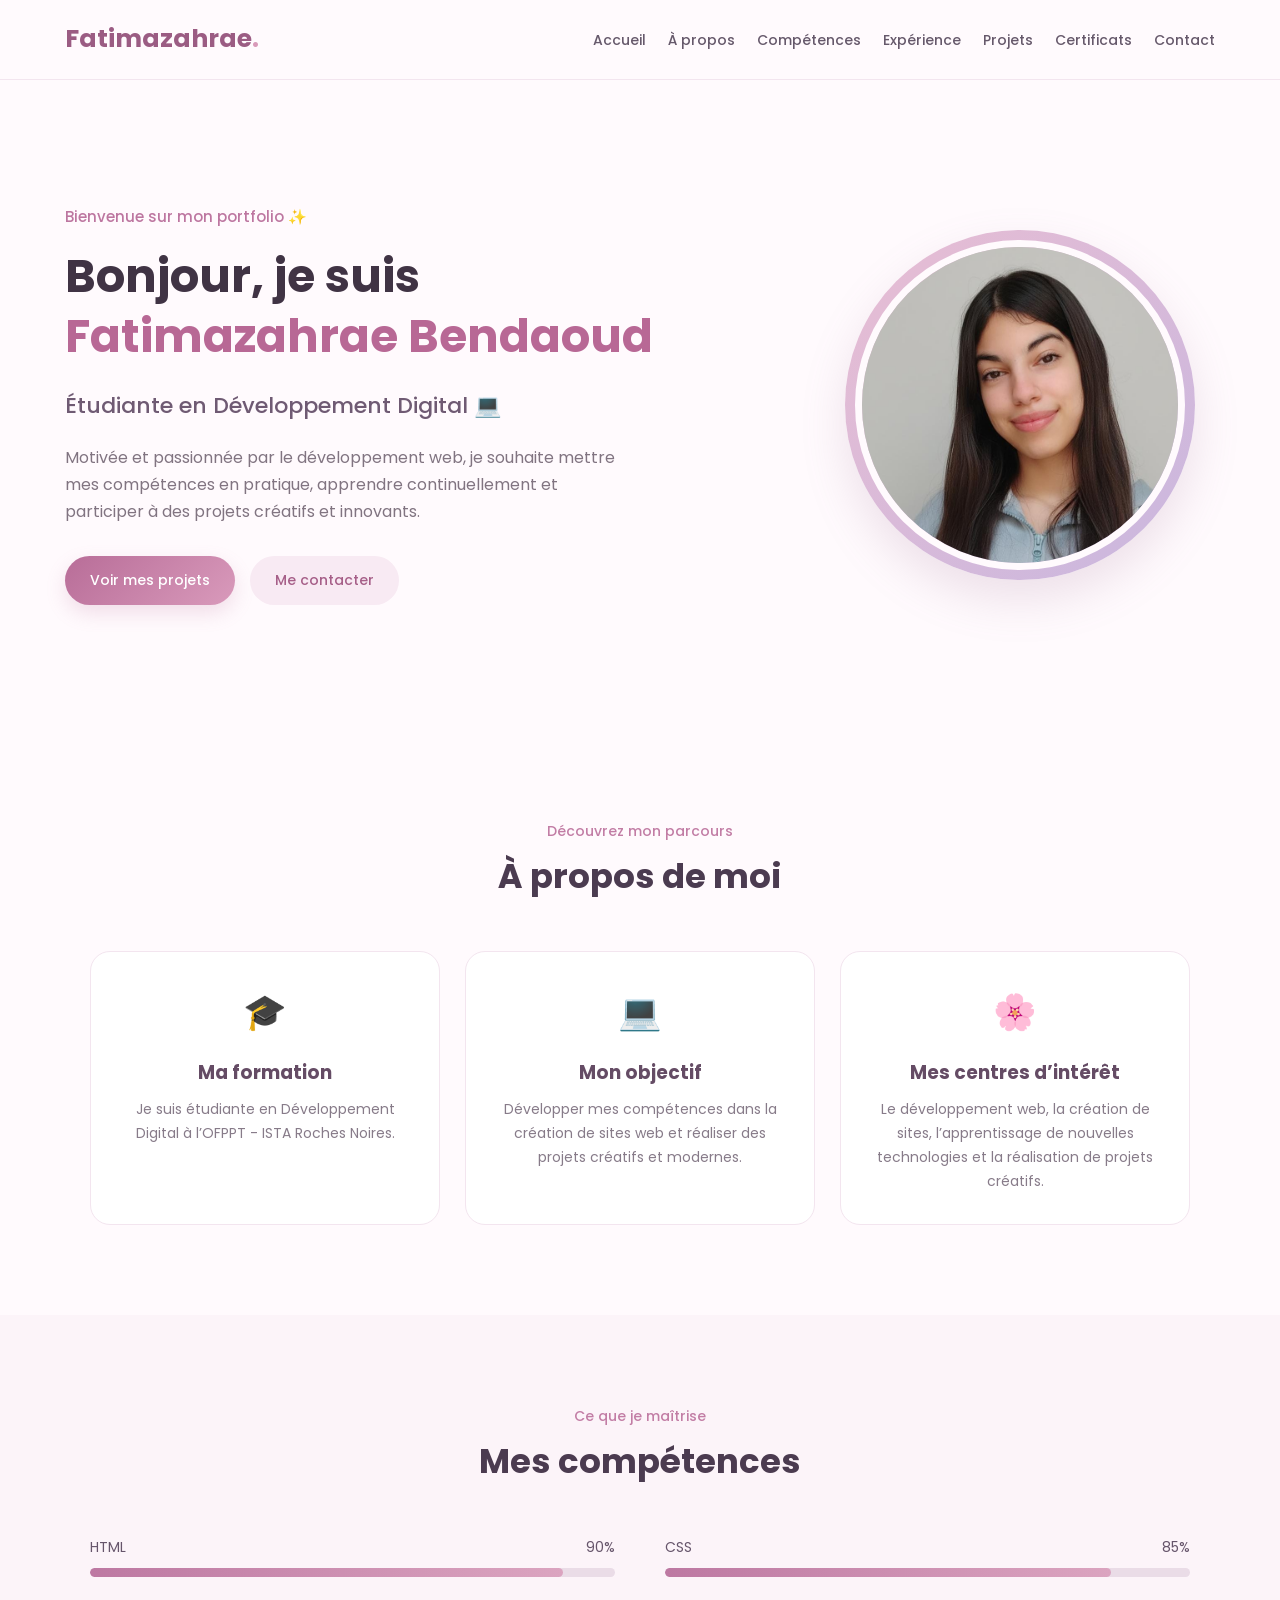
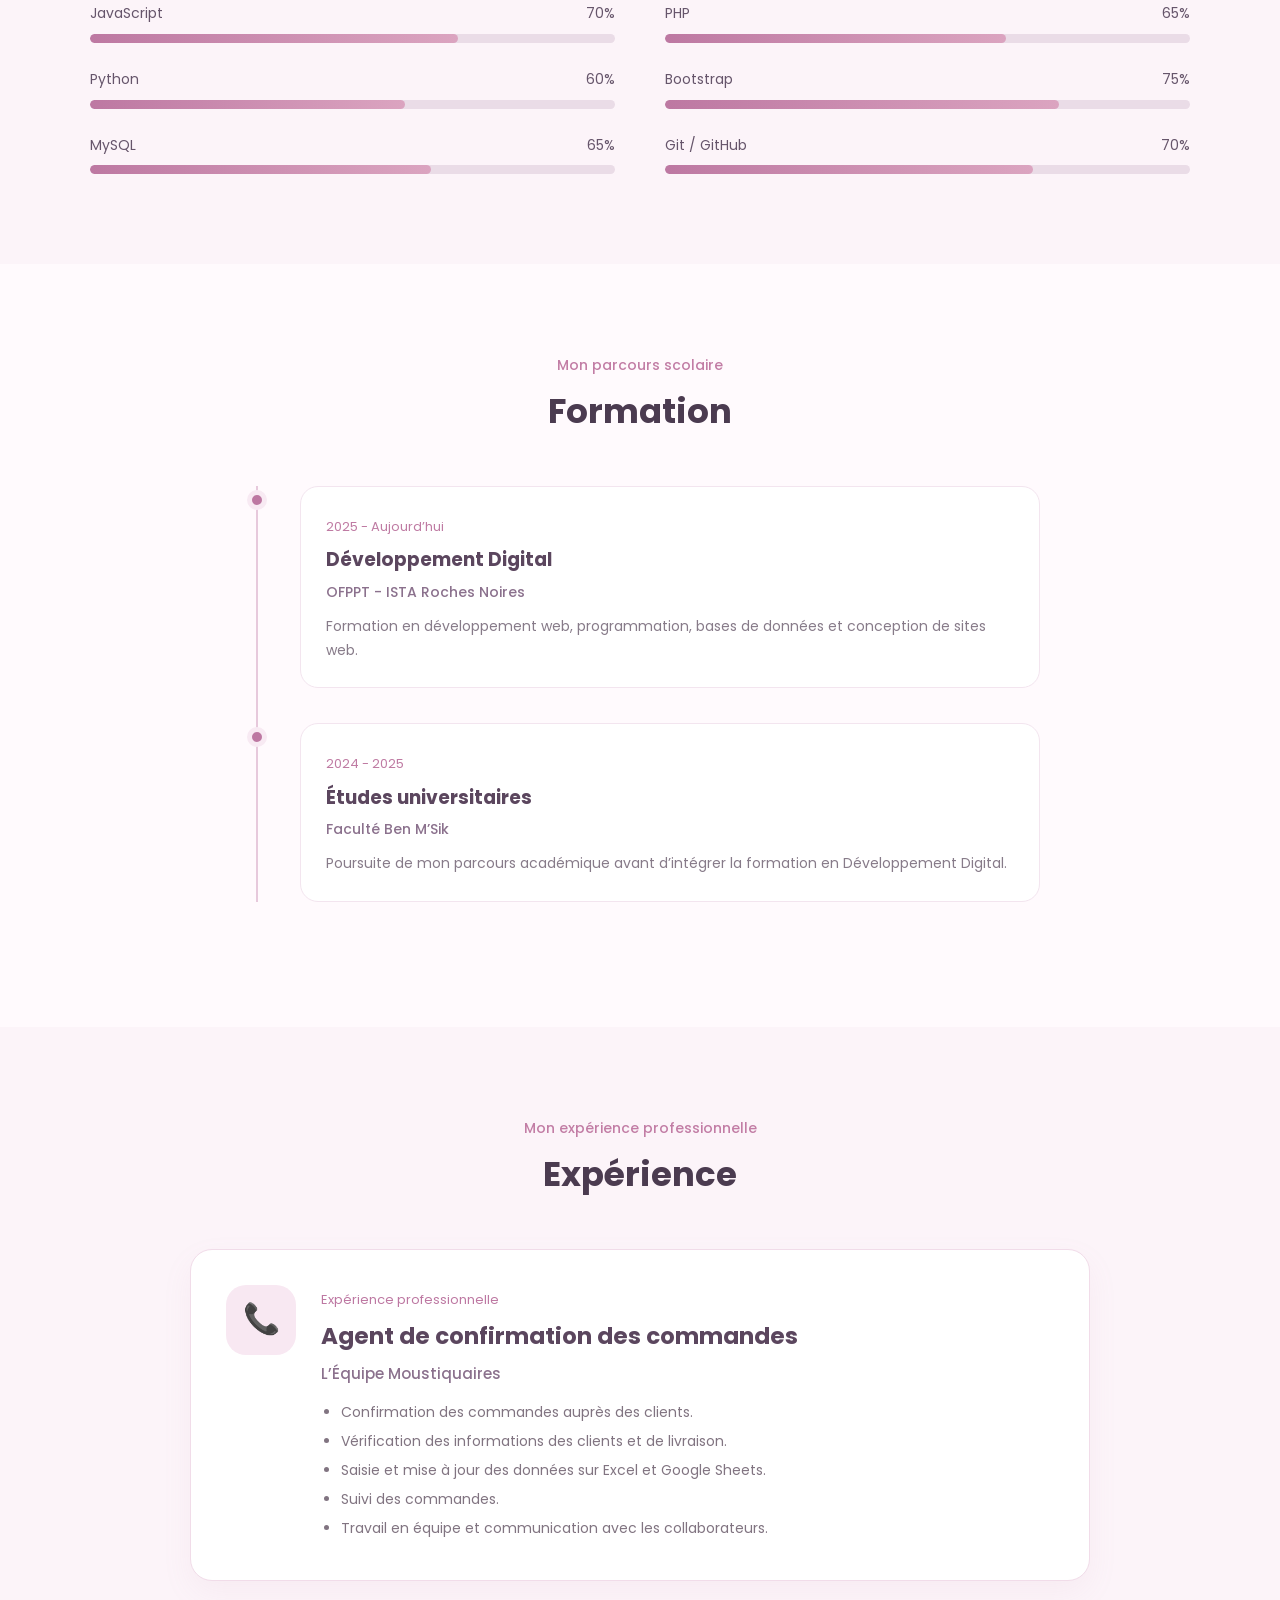
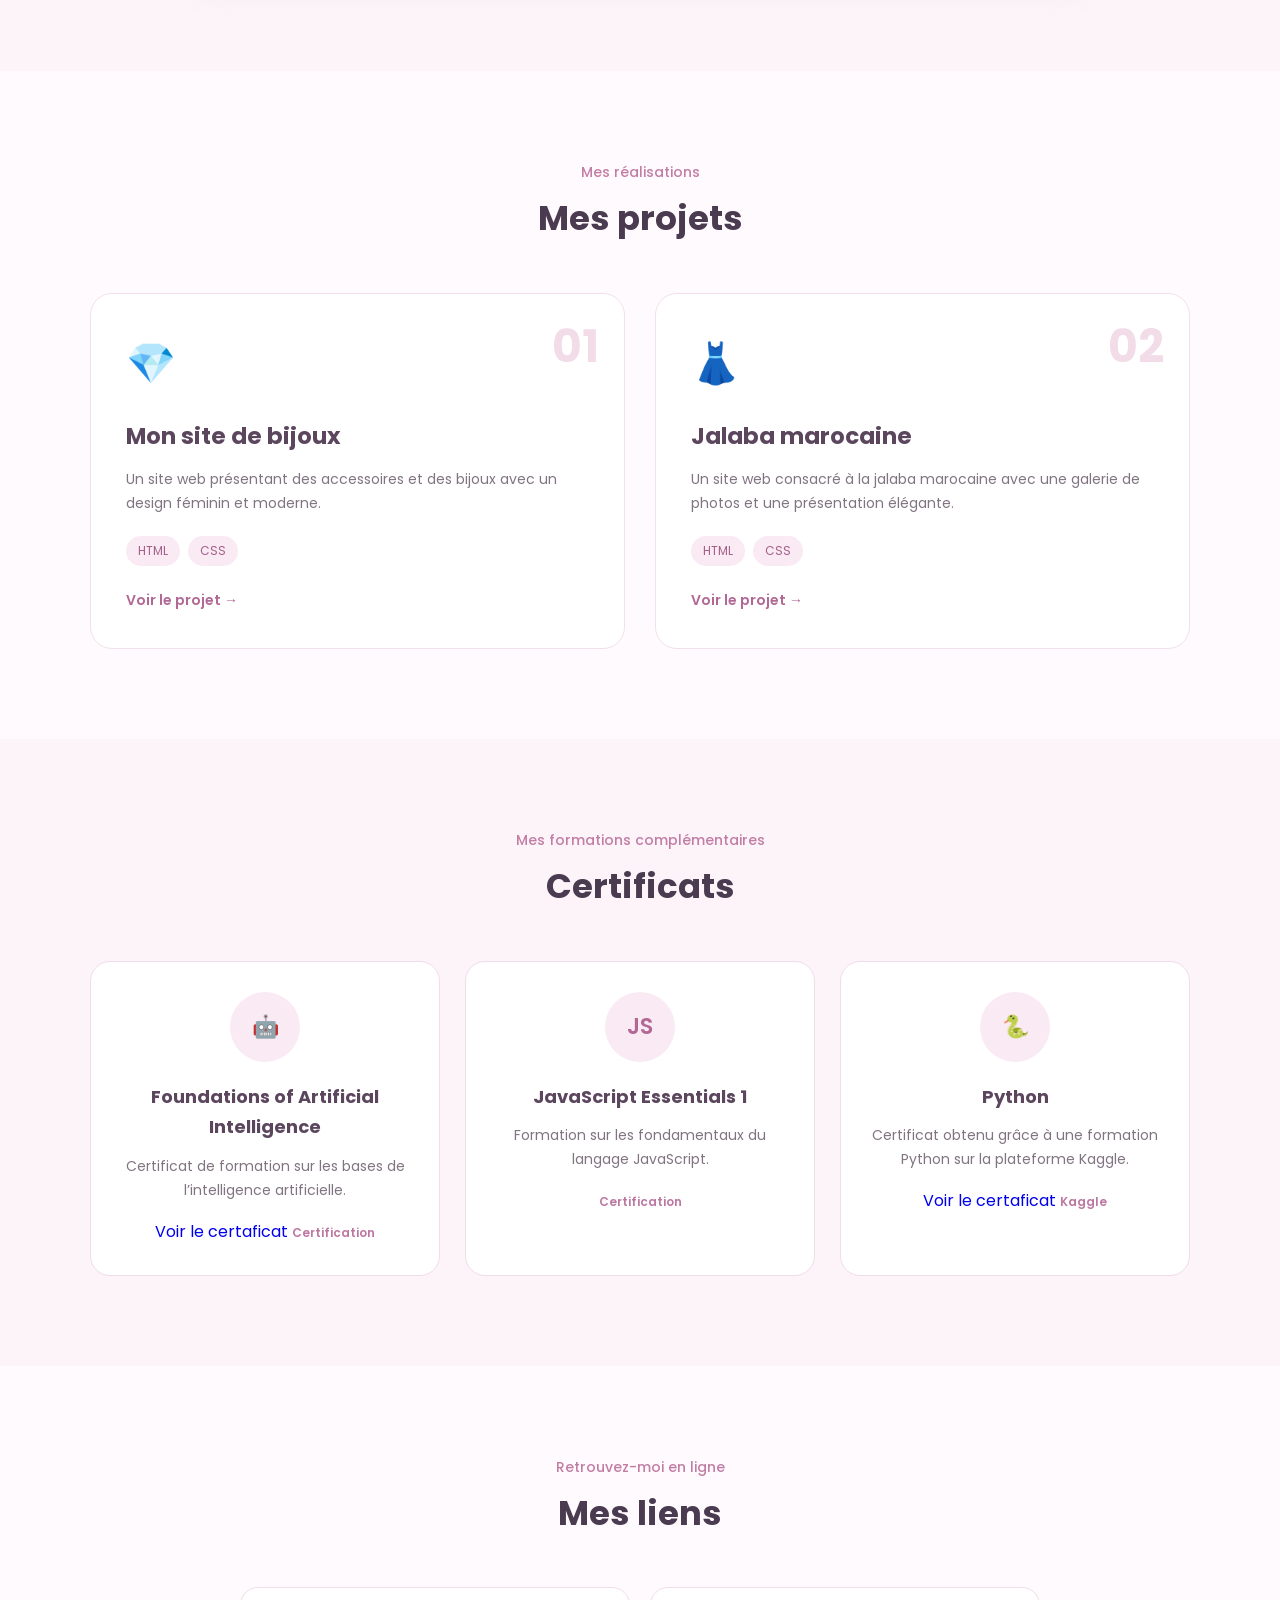
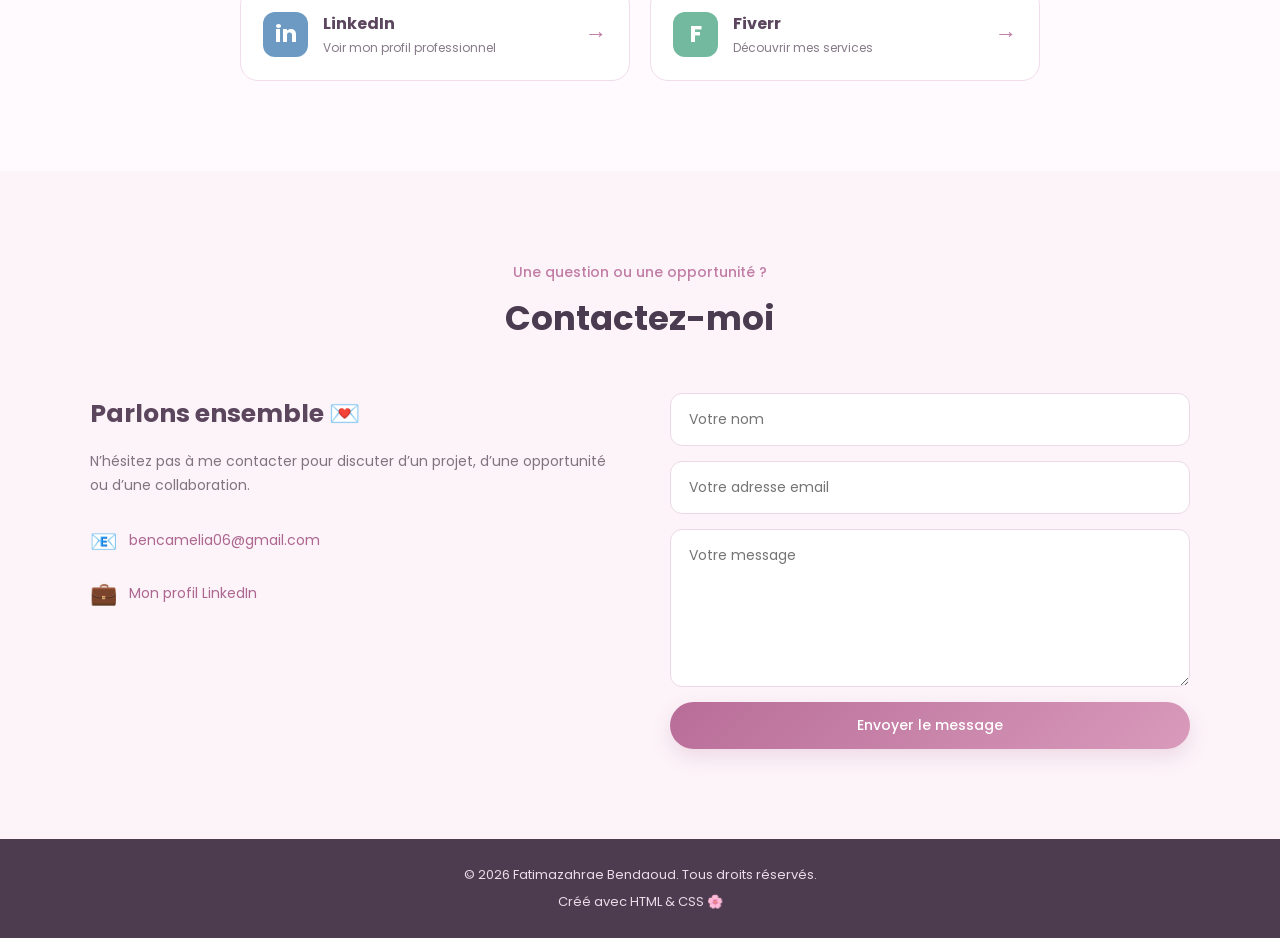
<file: index.html>
<!DOCTYPE html>
<html lang="fr">
<head>
    <meta charset="UTF-8">
    <meta name="viewport" content="width=device-width, initial-scale=1.0">

    <title>Fatimazahrae Bendaoud | Portfolio</title>

    <link rel="stylesheet" href="style.css">

    <link
        href="https://fonts.googleapis.com/css2?family=Poppins:wght@300;400;500;600;700&display=swap"
        rel="stylesheet"
    >
</head>

<body>

    <!-- NAVIGATION -->
    <header>
        <nav class="navbar">

            <div class="logo">
                Fatimazahrae<span>.</span>
            </div>

            <ul class="nav-links">
                <li><a href="#accueil">Accueil</a></li>
                <li><a href="#apropos">À propos</a></li>
                <li><a href="#competences">Compétences</a></li>
                <li><a href="#experience">Expérience</a></li>
                <li><a href="#projets">Projets</a></li>
                <li><a href="#certificats">Certificats</a></li>
                <li><a href="#contact">Contact</a></li>
            </ul>

        </nav>
    </header>


    <!-- ACCUEIL -->
    <section id="accueil" class="hero">

        <div class="hero-text">

            <p class="small-title">
                Bienvenue sur mon portfolio ✨
            </p>

            <h1>
                Bonjour, je suis
                <span>Fatimazahrae Bendaoud</span>
            </h1>

            <h2>
                Étudiante en Développement Digital 💻
            </h2>

            <p>
                Motivée et passionnée par le développement web,
    je souhaite mettre mes compétences en pratique,
    apprendre continuellement et participer à des projets
    créatifs et innovants.
            </p>

            <div class="hero-buttons">

                <a href="#projets" class="btn primary-btn">
                    Voir mes projets
                </a>

                <a href="#contact" class="btn secondary-btn">
                    Me contacter
                </a>

            </div>

        </div>


        <!-- PHOTO -->
        <div class="hero-image">

            <div class="image-circle">

                <img
                    src="WhatsApp Image 2026-09-06 at 14.12.38.jpeg"
                    alt="Photo de profil"
                >

            </div>

        </div>

    </section>



    <!-- À PROPOS -->
    <section id="apropos" class="section">

        <div class="section-title">

            <p>Découvrez mon parcours</p>

            <h2>À propos de moi</h2>

        </div>


        <div class="about-container">

            <div class="about-card">

                <div class="about-icon">
                    🎓
                </div>

                <h3>Ma formation</h3>

                <p>
                    Je suis étudiante en Développement Digital
                    à l’OFPPT - ISTA Roches Noires.
                </p>

            </div>


            <div class="about-card">

                <div class="about-icon">
                    💻
                </div>

                <h3>Mon objectif</h3>

                <p>
                    Développer mes compétences dans la création
                    de sites web et réaliser des projets créatifs
                    et modernes.
                </p>

            </div>


            <div class="about-card">

                <div class="about-icon">
                    🌸
                </div>

                <h3>Mes centres d’intérêt</h3>

                <p>
                Le développement web, la création de sites,
        l’apprentissage de nouvelles technologies
        et la réalisation de projets créatifs.
                </p>

            </div>

        </div>

    </section>



    <!-- COMPÉTENCES -->
    <section id="competences" class="section skills-section">

        <div class="section-title">

            <p>Ce que je maîtrise</p>

            <h2>Mes compétences</h2>

        </div>


        <div class="skills-container">


            <div class="skill">

                <div class="skill-info">
                    <span>HTML</span>
                    <span>90%</span>
                </div>

                <div class="progress-bar">
                    <div class="progress html"></div>
                </div>

            </div>


            <div class="skill">

                <div class="skill-info">
                    <span>CSS</span>
                    <span>85%</span>
                </div>

                <div class="progress-bar">
                    <div class="progress css"></div>
                </div>

            </div>


            <div class="skill">

                <div class="skill-info">
                    <span>JavaScript</span>
                    <span>70%</span>
                </div>

                <div class="progress-bar">
                    <div class="progress javascript"></div>
                </div>

            </div>


            <div class="skill">

                <div class="skill-info">
                    <span>PHP</span>
                    <span>65%</span>
                </div>

                <div class="progress-bar">
                    <div class="progress php"></div>
                </div>

            </div>


            <div class="skill">

                <div class="skill-info">
                    <span>Python</span>
                    <span>60%</span>
                </div>

                <div class="progress-bar">
                    <div class="progress python"></div>
                </div>

            </div>


            <div class="skill">

                <div class="skill-info">
                    <span>Bootstrap</span>
                    <span>75%</span>
                </div>

                <div class="progress-bar">
                    <div class="progress bootstrap"></div>
                </div>

            </div>


            <div class="skill">

                <div class="skill-info">
                    <span>MySQL</span>
                    <span>65%</span>
                </div>

                <div class="progress-bar">
                    <div class="progress mysql"></div>
                </div>

            </div>


            <div class="skill">

                <div class="skill-info">
                    <span>Git / GitHub</span>
                    <span>70%</span>
                </div>

                <div class="progress-bar">
                    <div class="progress github"></div>
                </div>

            </div>

        </div>

    </section>



    <!-- FORMATION -->
    <section class="section formation-section">

        <div class="section-title">

            <p>Mon parcours scolaire</p>

            <h2>Formation</h2>

        </div>


        <div class="timeline">


            <div class="timeline-item">

                <div class="timeline-dot"></div>

                <div class="timeline-content">

                    <span>2025 - Aujourd’hui</span>

                    <h3>
                        Développement Digital
                    </h3>

                    <h4>
                        OFPPT - ISTA Roches Noires
                    </h4>

                    <p>
                        Formation en développement web,
                        programmation, bases de données et
                        conception de sites web.
                    </p>

                </div>

            </div>


            <div class="timeline-item">

                <div class="timeline-dot"></div>

                <div class="timeline-content">

                    <span>2024 - 2025</span>

                    <h3>
                        Études universitaires
                    </h3>

                    <h4>
                        Faculté Ben M’Sik
                    </h4>

                    <p>
                        Poursuite de mon parcours académique
                        avant d’intégrer la formation en
                        Développement Digital.
                    </p>

                </div>

            </div>


        </div>

    </section>



    <!-- EXPÉRIENCE -->
    <section id="experience" class="section experience-section">

        <div class="section-title">

            <p>Mon expérience professionnelle</p>

            <h2>Expérience</h2>

        </div>


        <div class="experience-card">

            <div class="experience-icon">
                📞
            </div>


            <div class="experience-content">

                <span class="experience-date">
                    Expérience professionnelle
                </span>

                <h3>
                    Agent de confirmation des commandes
                </h3>

                <h4>
                    L’Équipe Moustiquaires
                </h4>


                <ul>

                    <li>
                        Confirmation des commandes auprès des clients.
                    </li>

                    <li>
                        Vérification des informations des clients
                        et de livraison.
                    </li>

                    <li>
                        Saisie et mise à jour des données sur
                        Excel et Google Sheets.
                    </li>

                    <li>
                        Suivi des commandes.
                    </li>

                    <li>
                        Travail en équipe et communication
                        avec les collaborateurs.
                    </li>

                </ul>

            </div>

        </div>

    </section>



    <!-- PROJETS -->
    <section id="projets" class="section">

        <div class="section-title">

            <p>Mes réalisations</p>

            <h2>Mes projets</h2>

        </div>


        <div class="projects-container">


            <!-- PROJET 1 -->
            <div class="project-card">

                <div class="project-number">
                    01
                </div>

                <div class="project-icon">
                    💎
                </div>

                <h3>
                    Mon site de bijoux
                </h3>

                <p>
                    Un site web présentant des accessoires
                    et des bijoux avec un design féminin
                    et moderne.
                </p>


                <div class="project-tags">

                    <span>HTML</span>
                    <span>CSS</span>

                </div>


                <a
                    href="https://tamoussinewiam70-byte.github.io/Girls/"
                    target="_blank"
                    class="project-link"
                >
                    Voir le projet →
                </a>

            </div>



            <!-- PROJET 2 -->
            <div class="project-card">

                <div class="project-number">
                    02
                </div>

                <div class="project-icon">
                    👗
                </div>

                <h3>
                    Jalaba marocaine
                </h3>

                <p>
                    Un site web consacré à la jalaba
                    marocaine avec une galerie de photos
                    et une présentation élégante.
                </p>


                <div class="project-tags">

                    <span>HTML</span>
                    <span>CSS</span>

                </div>


                <a
                    href="https://fatimazahrabendaoud379-prog.github.io/monsite/"
                    target="_blank"
                    class="project-link"
                >
                    Voir le projet →
                </a>

            </div>


        </div>

    </section>



    <!-- CERTIFICATS -->
    <section id="certificats" class="section certificates-section">

        <div class="section-title">

            <p>Mes formations complémentaires</p>

            <h2>Certificats</h2>

        </div>


        <div class="certificates-container">


            <div class="certificate-card">

                <div class="certificate-icon">
                    🤖
                </div>

                <h3>
                    Foundations of Artificial Intelligence
                </h3>

                <p>
                    Certificat de formation sur les bases
                    de l’intelligence artificielle.
                </p>
                <a href="https://skills.yourlearning.ibm.com/certificate/share/1e0dd9dca7ewogICJsZWFybmVyQ05VTSIgOiAiODgyMjA5MFJFRyIsCiAgIm9iamVjdFR5cGUiIDogIkFDVElWSVRZIiwKICAib2JqZWN0SWQiIDogIkFMTS1DT1VSU0VfNDA3NDE0NiIKfQ0acac88238-10" target="_blank">Voir le certaficat</a>

                <span class="certificate-label">
                    Certification
                </span>

            </div>



            <div class="certificate-card">

                <div class="certificate-icon">
                    JS
                </div>

                <h3>
                    JavaScript Essentials 1
                </h3>

                <p>
                    Formation sur les fondamentaux
                    du langage JavaScript.
                </p>

                <span class="certificate-label">
                    Certification
                </span>

            </div>



            <div class="certificate-card">

                <div class="certificate-icon">
                    🐍
                </div>

                <h3>
                    Python
                </h3>

                <p>
                    Certificat obtenu grâce à une formation
                    Python sur la plateforme Kaggle.
                </p>
                <a href="https://www.kaggle.com/learn/certification/fatimazahrabendaoud/python" target="_blank">Voir le certaficat</a>


                <span class="certificate-label">
                    Kaggle
                </span>

            </div>


        </div>

    </section>



    <!-- MES LIENS -->
    <section class="section links-section">

        <div class="section-title">

            <p>Retrouvez-moi en ligne</p>

            <h2>Mes liens</h2>

        </div>


        <div class="links-container">


            <!-- LINKEDIN -->
            <a
                href="https://www.linkedin.com/in/fatimazahra-bendaoud-42166a388"
                target="_blank"
                class="social-card linkedin"
            >

                <span>
                    in
                </span>

                <div>

                    <h3>
                        LinkedIn
                    </h3>

                    <p>
                        Voir mon profil professionnel
                    </p>

                </div>

                <strong>
                    →
                </strong>

            </a>



            <!-- FIVERR -->
            <a
                href="https://www.fiverr.com/s/GPxAoWL"
                target="_blank"
                class="social-card fiverr"
            >

                <span>
                    F
                </span>

                <div>

                    <h3>
                        Fiverr
                    </h3>

                    <p>
                        Découvrir mes services
                    </p>

                </div>

                <strong>
                    →
                </strong>

            </a>


        </div>

    </section>



    <!-- CONTACT -->
    <section id="contact" class="section contact-section">

        <div class="section-title">

            <p>
                Une question ou une opportunité ?
            </p>

            <h2>
                Contactez-moi
            </h2>

        </div>


        <div class="contact-container">


            <div class="contact-info">

                <h3>
                    Parlons ensemble 💌
                </h3>

                <p>
                    N’hésitez pas à me contacter pour discuter
                    d’un projet, d’une opportunité ou d’une
                    collaboration.
                </p>


                <div class="contact-item">

                    <span>
                        📧
                    </span>

                    <a href="mailto:bencamelia06@gmail.com">
                        bencamelia06@gmail.com
                    </a>

                </div>


                <div class="contact-item">

                    <span>
                        💼
                    </span>

                    <a
                        href="https://www.linkedin.com/in/fatimazahra-bendaoud-42166a388"
                        target="_blank"
                    >
                        Mon profil LinkedIn
                    </a>

                </div>


            </div>



            <form class="contact-form" action="https://formspree.io/f/XXXXX" method="POST">

                <input
                    type="text"
                    name="name"
                    placeholder="Votre nom"
                    required
                >

                <input
                    type="email"
                    name="email"
                    placeholder="Votre adresse email"
                    required
                >

                <textarea
                    rows="6"
                    name="message"
                    placeholder="Votre message"
                    required
                ></textarea>

                <button
                    type="submit"
                    class="btn primary-btn"
                >
                    Envoyer le message
                </button>

            </form>


        </div>

    </section>



    <!-- FOOTER -->
    <footer>

        <p>
            © 2026 Fatimazahrae Bendaoud.
            Tous droits réservés.
        </p>

        <p>
            Créé avec HTML & CSS 🌸
        </p>

    </footer>


</body>
</html>
</file>
<file: style.css>
* {
    margin: 0;
    padding: 0;
    box-sizing: border-box;
    scroll-behavior: smooth;
}

body {
    font-family: "Poppins", sans-serif;
    background: #fffafd;
    color: #3f3545;
    line-height: 1.7;
}

a {
    text-decoration: none;
}

ul {
    list-style: none;
}


/* =========================
   NAVIGATION
========================= */

header {
    background: rgba(255, 250, 253, 0.95);
    border-bottom: 1px solid #f3e5ef;
    position: sticky;
    top: 0;
    z-index: 1000;
}

.navbar {
    max-width: 1200px;
    margin: auto;
    padding: 18px 25px;

    display: flex;
    align-items: center;
    justify-content: space-between;

    gap: 20px;
}

.logo {
    font-size: 25px;
    font-weight: 700;
    color: #9b5c83;
}

.logo span {
    color: #d99ab9;
}

.nav-links {
    display: flex;
    align-items: center;
    gap: 22px;
    flex-wrap: wrap;
}

.nav-links a {
    color: #66596b;
    font-size: 14px;
    font-weight: 500;
    transition: 0.3s;
}

.nav-links a:hover {
    color: #b56d98;
}


/* =========================
   SECTIONS
========================= */

.section {
    max-width: 1150px;
    margin: auto;
    padding: 90px 25px;
}

.section-title {
    text-align: center;
    margin-bottom: 45px;
}

.section-title p {
    color: #c27da5;
    font-size: 14px;
    font-weight: 500;
    margin-bottom: 5px;
}

.section-title h2 {
    color: #4b3b50;
    font-size: 34px;
    font-weight: 700;
}


/* =========================
   HERO
========================= */

.hero {
    max-width: 1200px;
    margin: auto;

    min-height: 650px;

    padding: 80px 25px;

    display: flex;
    align-items: center;
    justify-content: space-between;

    gap: 60px;
}

.hero-text {
    flex: 1;
}

.small-title {
    color: #bd76a0;
    font-size: 15px;
    font-weight: 500;
    margin-bottom: 18px;
}

.hero h1 {
    color: #403344;
    font-size: 46px;
    line-height: 1.3;
    margin-bottom: 20px;
}

.hero h1 span {
    display: block;
    color: #b86895;
}

.hero h2 {
    color: #6f5a73;
    font-size: 22px;
    font-weight: 500;
    margin-bottom: 20px;
}

.hero-text > p:not(.small-title) {
    max-width: 560px;
    color: #817481;
    margin-bottom: 30px;
}

.hero-buttons {
    display: flex;
    gap: 15px;
    flex-wrap: wrap;
}

.btn {
    display: inline-block;
    padding: 13px 25px;

    border-radius: 30px;

    font-size: 14px;
    font-weight: 500;

    transition: 0.3s;
}

.primary-btn {
    color: white;

    background: linear-gradient(
        135deg,
        #b86d98,
        #d99abb
    );

    box-shadow:
        0 8px 20px rgba(184, 109, 152, 0.2);
}

.primary-btn:hover {
    transform: translateY(-3px);

    box-shadow:
        0 12px 25px rgba(184, 109, 152, 0.3);
}

.secondary-btn {
    color: #a65f88;
    background: #f8eaf3;
}

.secondary-btn:hover {
    background: #f2dce9;
}


/* =========================
   PHOTO
========================= */

.hero-image {
    flex: 0 0 390px;

    display: flex;
    justify-content: center;
}

.image-circle {
    width: 350px;
    height: 350px;

    padding: 10px;

    border-radius: 50%;

    background: linear-gradient(
        135deg,
        #e8bdd3,
        #c9b7df
    );

    box-shadow:
        0 20px 45px rgba(157, 110, 145, 0.18);
}

.image-circle img {
    width: 100%;
    height: 100%;

    object-fit: cover;
    object-position: center top;

    border-radius: 50%;

    border: 7px solid #fffafd;
}


/* =========================
   ABOUT
========================= */

.about-container {
    display: grid;

    grid-template-columns:
        repeat(3, 1fr);

    gap: 25px;
}

.about-card {
    padding: 30px;

    text-align: center;

    background: white;

    border: 1px solid #f3e5ef;

    border-radius: 20px;

    transition: 0.3s;
}

.about-card:hover {
    transform: translateY(-7px);

    box-shadow:
        0 15px 30px rgba(190, 137, 169, 0.12);
}

.about-icon {
    font-size: 35px;
    margin-bottom: 15px;
}

.about-card h3 {
    color: #654c65;
    margin-bottom: 10px;
}

.about-card p {
    color: #877b89;
    font-size: 14px;
}


/* =========================
   SKILLS
========================= */

.skills-section {
    background: #fcf4f9;

    max-width: none;

    padding-left:
        calc((100% - 1100px) / 2);

    padding-right:
        calc((100% - 1100px) / 2);
}

.skills-container {
    display: grid;

    grid-template-columns:
        repeat(2, 1fr);

    gap: 25px 50px;
}

.skill-info {
    display: flex;
    justify-content: space-between;

    color: #66556b;

    font-size: 14px;

    margin-bottom: 8px;
}

.progress-bar {
    width: 100%;
    height: 9px;

    background: #eadce7;

    border-radius: 20px;

    overflow: hidden;
}

.progress {
    height: 100%;

    border-radius: 20px;

    background: linear-gradient(
        90deg,
        #bd78a2,
        #dba4c0
    );
}

.progress.html {
    width: 90%;
}

.progress.css {
    width: 85%;
}

.progress.javascript {
    width: 70%;
}

.progress.php {
    width: 65%;
}

.progress.python {
    width: 60%;
}

.progress.bootstrap {
    width: 75%;
}

.progress.mysql {
    width: 65%;
}

.progress.github {
    width: 70%;
}


/* =========================
   FORMATION
========================= */

.timeline {
    max-width: 800px;
    margin: auto;

    position: relative;
}

.timeline::before {
    content: "";

    position: absolute;

    left: 16px;

    top: 0;
    bottom: 0;

    width: 2px;

    background: #e7c9dc;
}

.timeline-item {
    position: relative;

    padding-left: 60px;

    margin-bottom: 35px;
}

.timeline-dot {
    position: absolute;

    left: 7px;
    top: 4px;

    width: 20px;
    height: 20px;

    border-radius: 50%;

    background: #bd78a2;

    border: 5px solid #f8eaf3;
}

.timeline-content {
    background: white;

    padding: 25px;

    border: 1px solid #f3e5ef;

    border-radius: 18px;
}

.timeline-content span {
    color: #bf7ba3;

    font-size: 13px;
}

.timeline-content h3 {
    color: #5b465e;

    margin: 5px 0;
}

.timeline-content h4 {
    color: #8b718d;

    font-size: 14px;

    font-weight: 500;

    margin-bottom: 10px;
}

.timeline-content p {
    color: #877b89;

    font-size: 14px;
}


/* =========================
   EXPERIENCE
========================= */

.experience-section {
    background: #fcf4f9;

    max-width: none;

    padding-left:
        calc((100% - 1100px) / 2);

    padding-right:
        calc((100% - 1100px) / 2);
}

.experience-card {
    max-width: 900px;

    margin: auto;

    display: flex;

    align-items: flex-start;

    gap: 25px;

    padding: 35px;

    background: white;

    border: 1px solid #f1dce9;

    border-radius: 22px;

    box-shadow:
        0 12px 30px rgba(190, 137, 169, 0.08);
}

.experience-icon {
    width: 70px;
    height: 70px;

    flex-shrink: 0;

    display: flex;
    align-items: center;
    justify-content: center;

    background: #f8e8f2;

    border-radius: 20px;

    font-size: 30px;
}

.experience-date {
    color: #bd78a2;

    font-size: 13px;
}

.experience-content h3 {
    color: #5b465e;

    font-size: 23px;

    margin: 5px 0;
}

.experience-content h4 {
    color: #8b718d;

    font-size: 15px;

    font-weight: 500;

    margin-bottom: 15px;
}

.experience-content ul {
    list-style: disc;

    padding-left: 20px;

    color: #817481;

    font-size: 14px;
}

.experience-content li {
    margin-bottom: 5px;
}


/* =========================
   PROJECTS
========================= */

.projects-container {
    display: grid;

    grid-template-columns:
        repeat(2, 1fr);

    gap: 30px;
}

.project-card {
    position: relative;

    padding: 35px;

    background: white;

    border: 1px solid #f2e1eb;

    border-radius: 22px;

    overflow: hidden;

    transition: 0.3s;
}

.project-card:hover {
    transform: translateY(-8px);

    box-shadow:
        0 15px 35px rgba(190, 137, 169, 0.13);
}

.project-number {
    position: absolute;

    right: 25px;
    top: 15px;

    color: #f1dce8;

    font-size: 45px;

    font-weight: 700;
}

.project-icon {
    font-size: 40px;

    margin-bottom: 20px;
}

.project-card h3 {
    color: #5b465e;

    font-size: 23px;

    margin-bottom: 12px;
}

.project-card p {
    color: #817481;

    font-size: 14px;

    margin-bottom: 20px;
}

.project-tags {
    display: flex;

    gap: 8px;

    margin-bottom: 20px;
}

.project-tags span {
    padding: 5px 12px;

    color: #a45e88;

    background: #f9eaf3;

    border-radius: 20px;

    font-size: 12px;
}

.project-link {
    color: #b26894;

    font-size: 14px;

    font-weight: 600;
}

.project-link:hover {
    color: #81466c;
}


/* =========================
   CERTIFICATES
========================= */

.certificates-section {
    background: #fcf4f9;

    max-width: none;

    padding-left:
        calc((100% - 1100px) / 2);

    padding-right:
        calc((100% - 1100px) / 2);
}

.certificates-container {
    display: grid;

    grid-template-columns:
        repeat(3, 1fr);

    gap: 25px;
}

.certificate-card {
    padding: 30px;

    text-align: center;

    background: white;

    border: 1px solid #f1dce9;

    border-radius: 20px;

    transition: 0.3s;
}

.certificate-card:hover {
    transform: translateY(-7px);

    box-shadow:
        0 15px 30px rgba(190, 137, 169, 0.1);
}

.certificate-icon {
    width: 70px;
    height: 70px;

    margin: 0 auto 20px;

    display: flex;
    align-items: center;
    justify-content: center;

    background: #f9eaf3;

    color: #b26894;

    border-radius: 50%;

    font-size: 22px;

    font-weight: 600;
}

.certificate-card h3 {
    color: #5b465e;

    font-size: 18px;

    margin-bottom: 12px;
}

.certificate-card p {
    color: #817481;

    font-size: 14px;

    margin-bottom: 15px;
}

.certificate-label {
    color: #bd78a2;

    font-size: 12px;

    font-weight: 600;
}


/* =========================
   LINKS
========================= */

.links-container {
    max-width: 800px;

    margin: auto;

    display: grid;

    grid-template-columns:
        repeat(2, 1fr);

    gap: 20px;
}

.social-card {
    display: flex;

    align-items: center;

    gap: 15px;

    padding: 22px;

    background: white;

    border: 1px solid #f1dce9;

    border-radius: 18px;

    color: #5b465e;

    transition: 0.3s;
}

.social-card:hover {
    transform: translateY(-5px);
}

.social-card > span {
    width: 45px;
    height: 45px;

    display: flex;
    align-items: center;
    justify-content: center;

    border-radius: 12px;

    color: white;

    font-size: 23px;

    font-weight: 700;
}

.linkedin > span {
    background: #6c9ac2;
}

.fiverr > span {
    background: #72b9a0;
}

.social-card h3 {
    font-size: 16px;
}

.social-card p {
    color: #877b89;

    font-size: 12px;
}

.social-card strong {
    margin-left: auto;

    color: #bd78a2;

    font-size: 22px;
}


/* =========================
   CONTACT
========================= */

.contact-section {
    background: #fcf4f9;

    max-width: none;

    padding-left:
        calc((100% - 1100px) / 2);

    padding-right:
        calc((100% - 1100px) / 2);
}

.contact-container {
    display: grid;

    grid-template-columns:
        1fr 1fr;

    gap: 60px;

    align-items: start;
}

.contact-info h3 {
    color: #5b465e;

    font-size: 25px;

    margin-bottom: 15px;
}

.contact-info > p {
    color: #817481;

    font-size: 14px;

    margin-bottom: 25px;
}

.contact-item {
    display: flex;

    align-items: center;

    gap: 12px;

    margin-bottom: 15px;
}

.contact-item span {
    font-size: 22px;
}

.contact-item a {
    color: #ad668f;

    font-size: 14px;
}

.contact-form {
    display: flex;

    flex-direction: column;

    gap: 15px;
}

.contact-form input,
.contact-form textarea {
    width: 100%;

    padding: 15px 18px;

    border: 1px solid #ecd9e6;

    border-radius: 12px;

    outline: none;

    background: white;

    color: #5b465e;

    font-family: "Poppins", sans-serif;

    font-size: 14px;

    resize: vertical;
}

.contact-form input:focus,
.contact-form textarea:focus {
    border-color: #c583a8;
}

.contact-form button {
    border: none;

    cursor: pointer;

    font-family: "Poppins", sans-serif;
}


/* =========================
   FOOTER
========================= */

footer {
    padding: 25px;

    text-align: center;

    background: #4d3b50;

    color: #eadce7;

    font-size: 13px;
}

footer p:first-child {
    margin-bottom: 5px;
}


/* =========================
   RESPONSIVE
========================= */

@media (max-width: 900px) {

    .navbar {
        flex-direction: column;
    }

    .nav-links {
        justify-content: center;

        gap: 13px;
    }

    .hero {
        flex-direction: column-reverse;

        text-align: center;

        padding-top: 60px;
    }

    .hero-text > p:not(.small-title) {
        margin-left: auto;

        margin-right: auto;
    }

    .hero-buttons {
        justify-content: center;
    }

    .hero-image {
        flex-basis: auto;
    }

    .about-container,
    .certificates-container {
        grid-template-columns: 1fr;
    }

    .skills-container {
        grid-template-columns: 1fr;
    }

    .projects-container {
        grid-template-columns: 1fr;
    }

    .contact-container {
        grid-template-columns: 1fr;

        gap: 35px;
    }

    .links-container {
        grid-template-columns: 1fr;
    }
}


@media (max-width: 600px) {

    .section {
        padding: 60px 20px;
    }

    .section-title h2 {
        font-size: 28px;
    }

    .hero {
        padding: 50px 20px;
    }

    .hero h1 {
        font-size: 32px;
    }

    .hero h2 {
        font-size: 18px;
    }

    .image-circle {
        width: 270px;
        height: 270px;
    }

    .experience-card {
        flex-direction: column;

        padding: 25px;
    }

    .experience-content h3 {
        font-size: 20px;
    }

    .project-card {
        padding: 25px;
    }

    .contact-section,
    .skills-section,
    .certificates-section,
    .experience-section {
        padding-left: 20px;

        padding-right: 20px;
    }
}
</file>
